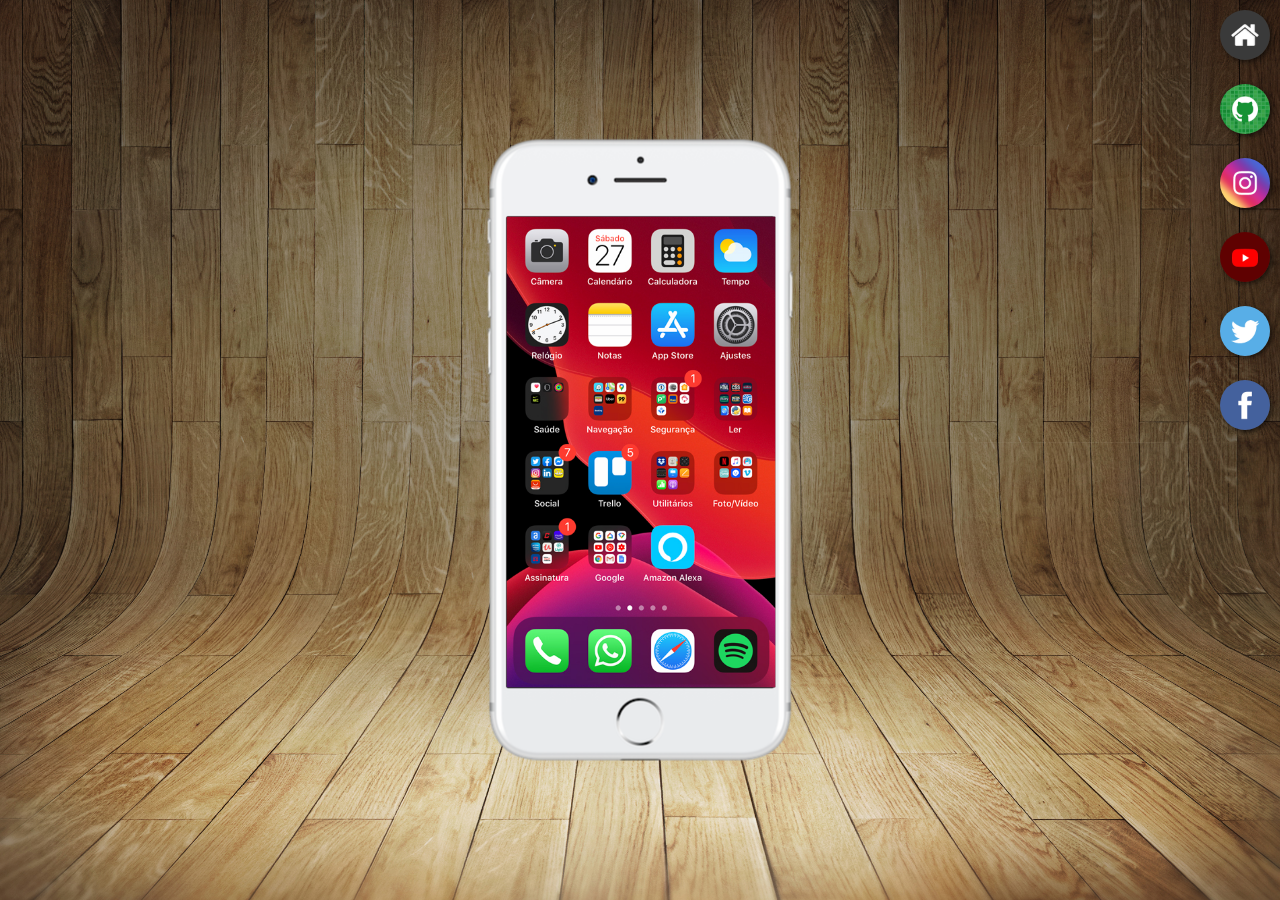
<file: index.html>
<!DOCTYPE html>
<html lang="pt-br">
<head>
    <meta charset="UTF-8">
    <meta name="viewport" content="width=device-width, initial-scale=1.0">
    <title>Projeto Redes Sociais</title>
    <link rel="stylesheet" href="estilo/style.css">
</head>
<body>
    <main>
        <section id="tel">
            <iframe src="home.html" name="tela" id="tela" frameborder="0"></iframe>
        </section>
        <section id="soc">
            <a href="home.html" target="tela"><img src="imagens/logo-home.jpg" alt="Home"></a><br>
            <a href="github.html" target="tela"><img src="imagens/logo-github.jpg" alt="GitHub"></a><br>
            <a href="#" target="tela"><img src="imagens/logo-instagram.jpg" alt="Instagram"></a><br>
            <a href="youtube.html" target="tela"><img src="imagens/logo-youtube.jpg" alt="Youtube"></a><br>
            <a href="#" target="tela"><img src="imagens/logo-twitter.jpg" alt="Twitter"></a><br>
            <a href="#" target="tela"><img src="imagens/logo-facebook.jpg" alt="Facebook"></a>
        </section>
    </main>
</body>
</html>
</file>
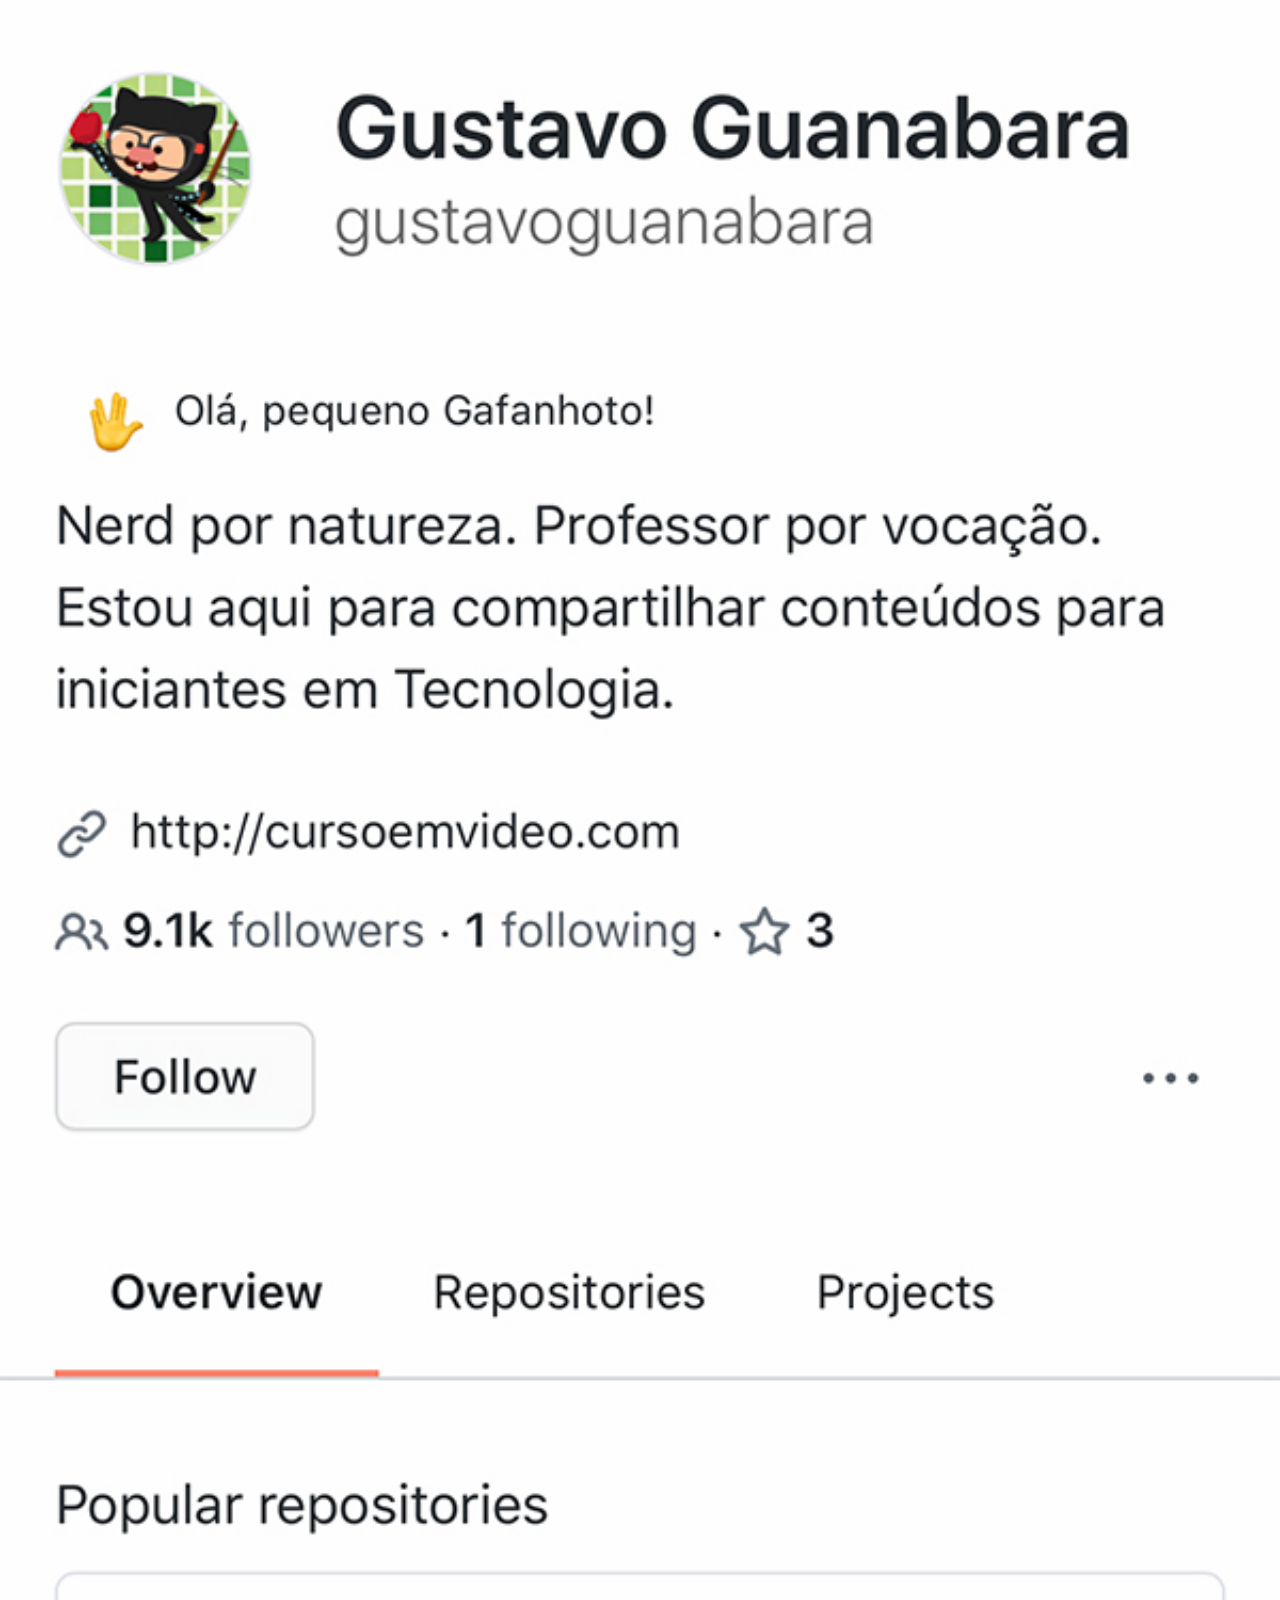
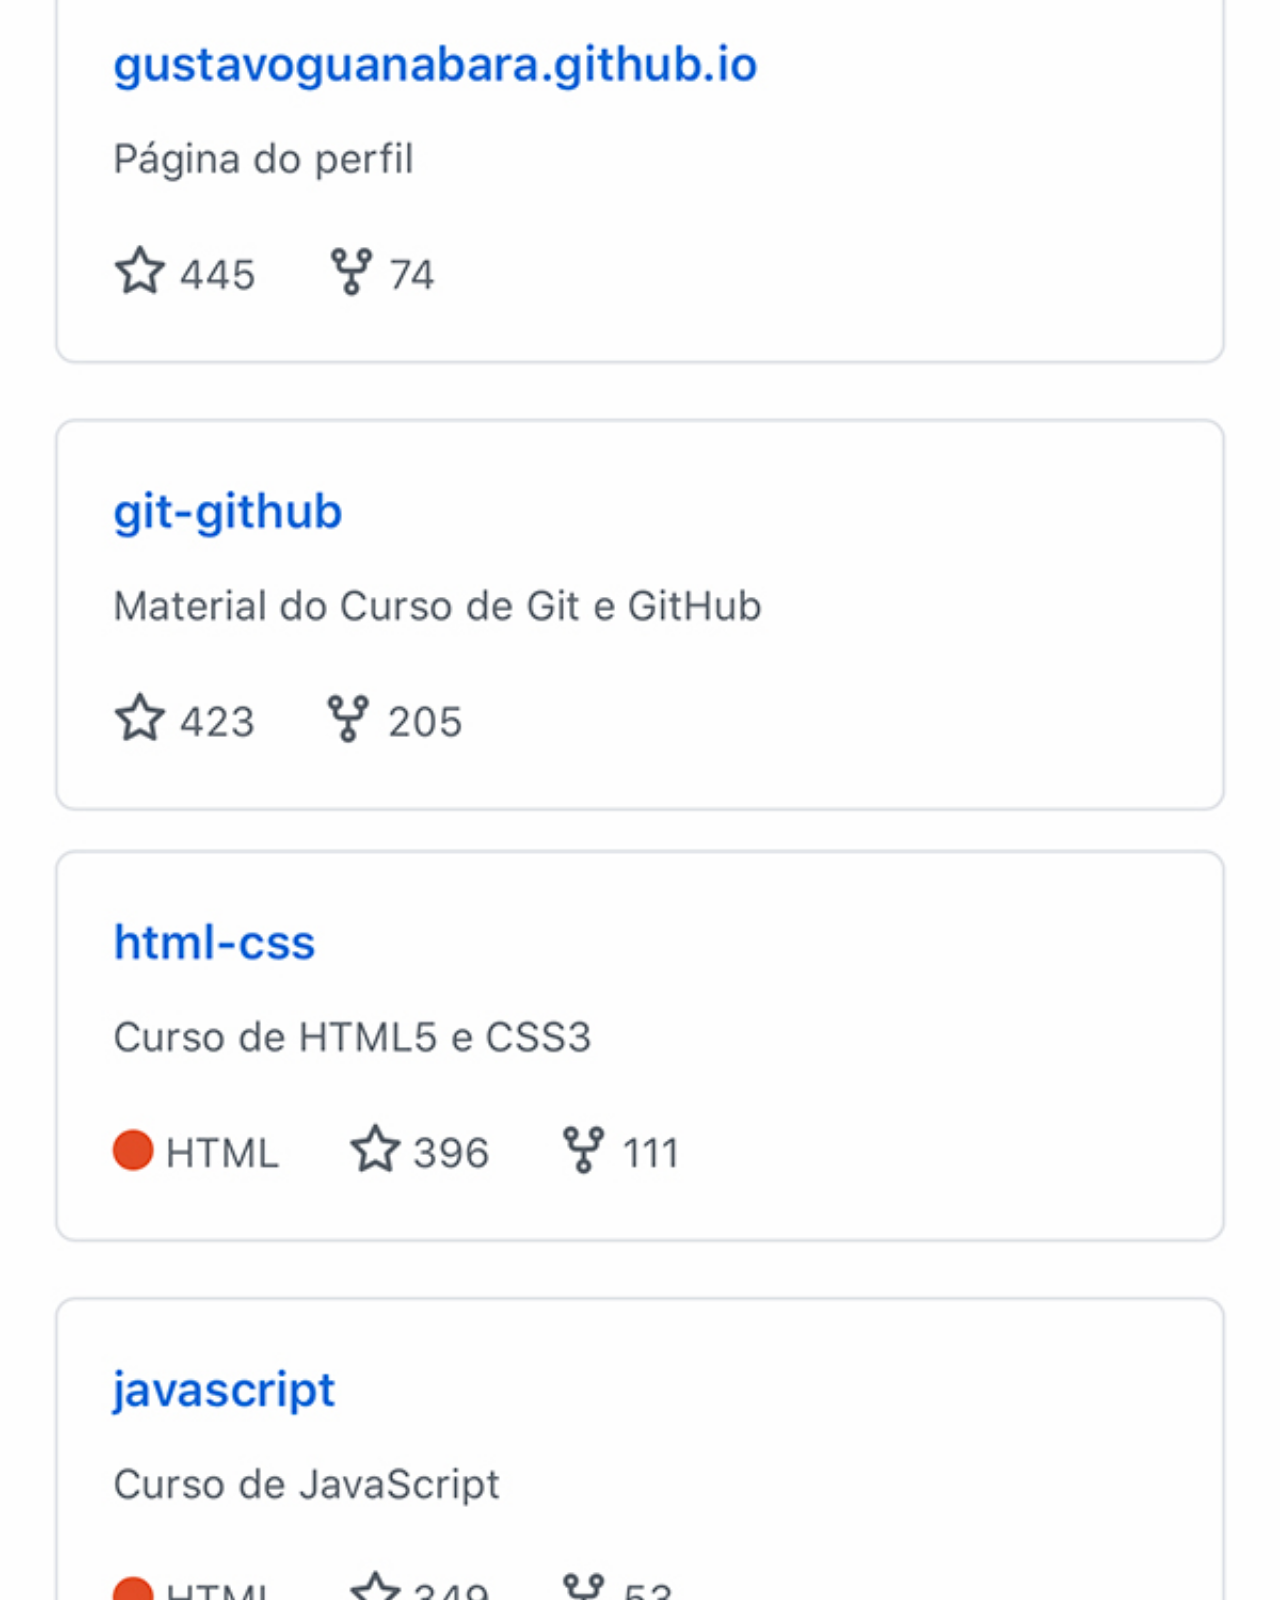
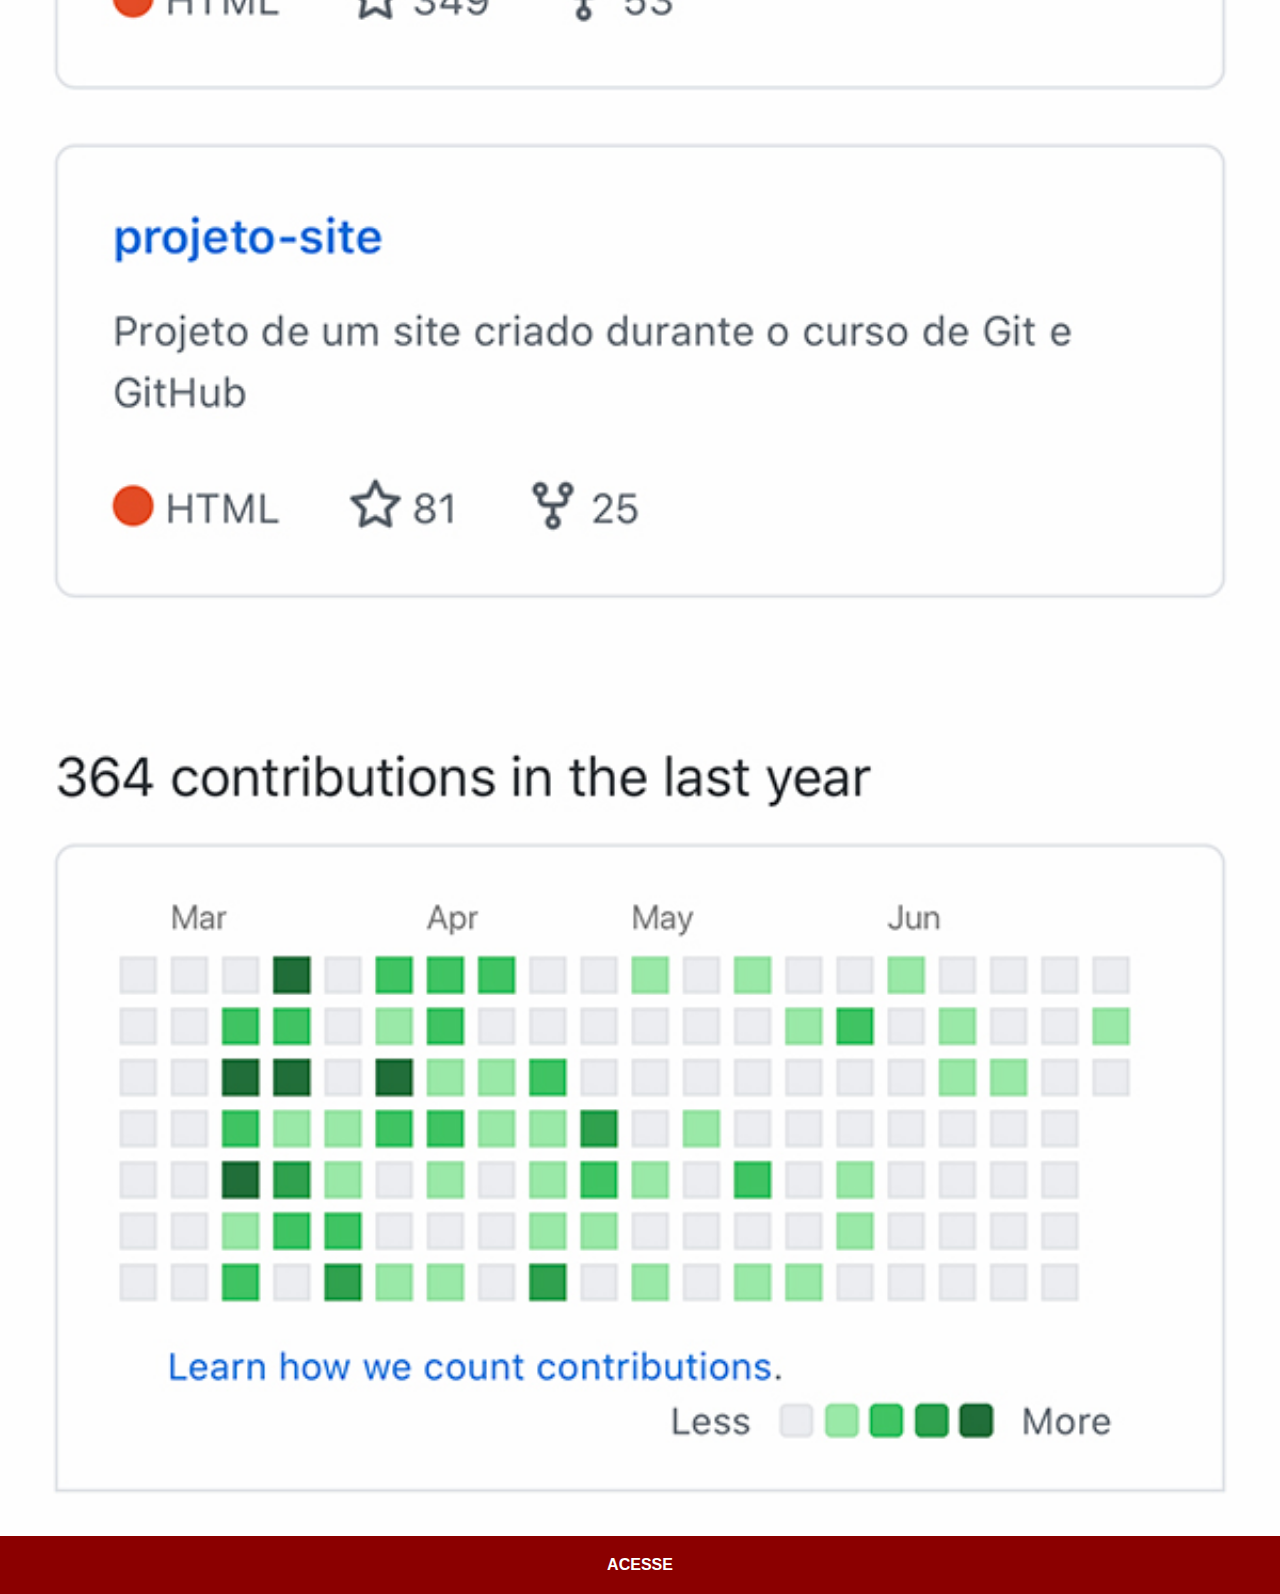
<file: github.html>
<!DOCTYPE html>
<html lang="en">
<head>
    <meta charset="UTF-8">
    <meta name="viewport" content="width=device-width, initial-scale=1.0">
    <title>GitHub</title>
    <link rel="stylesheet" href="estilo/soc.css">
</head>
<body>
    <img src="imagens/tela-github.jpg" alt="GitHub">
    <a href="http://github.com/gustavoguanabara/" target="_blank">ACESSE</a>
</body>
</html>
</file>
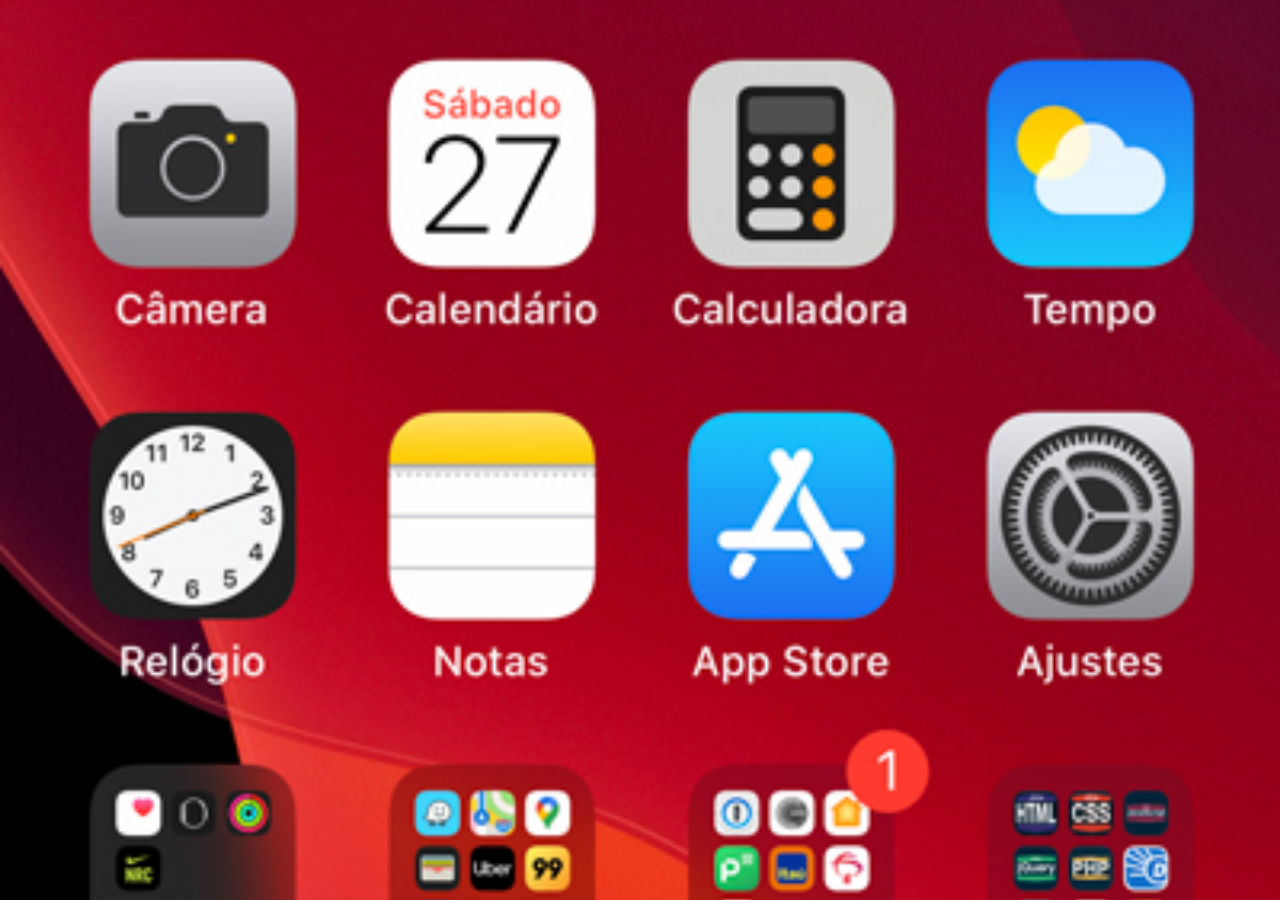
<file: home.html>
<!DOCTYPE html>
<html lang="pt-br">
<head>
    <meta charset="UTF-8">
    <meta name="viewport" content="width=device-width, initial-scale=1.0">
    <title>Home</title>
    <style>
        *{
            margin: 0px;
            padding: 0px;
        }
        
        body{
            width: 100vw;
            height: 100vh;
            background: black url('imagens/tela-home.jpg') no-repeat top center;
            background-size: cover;
        }
    </style>
</head>
<body>
    
</body>
</html>
</file>
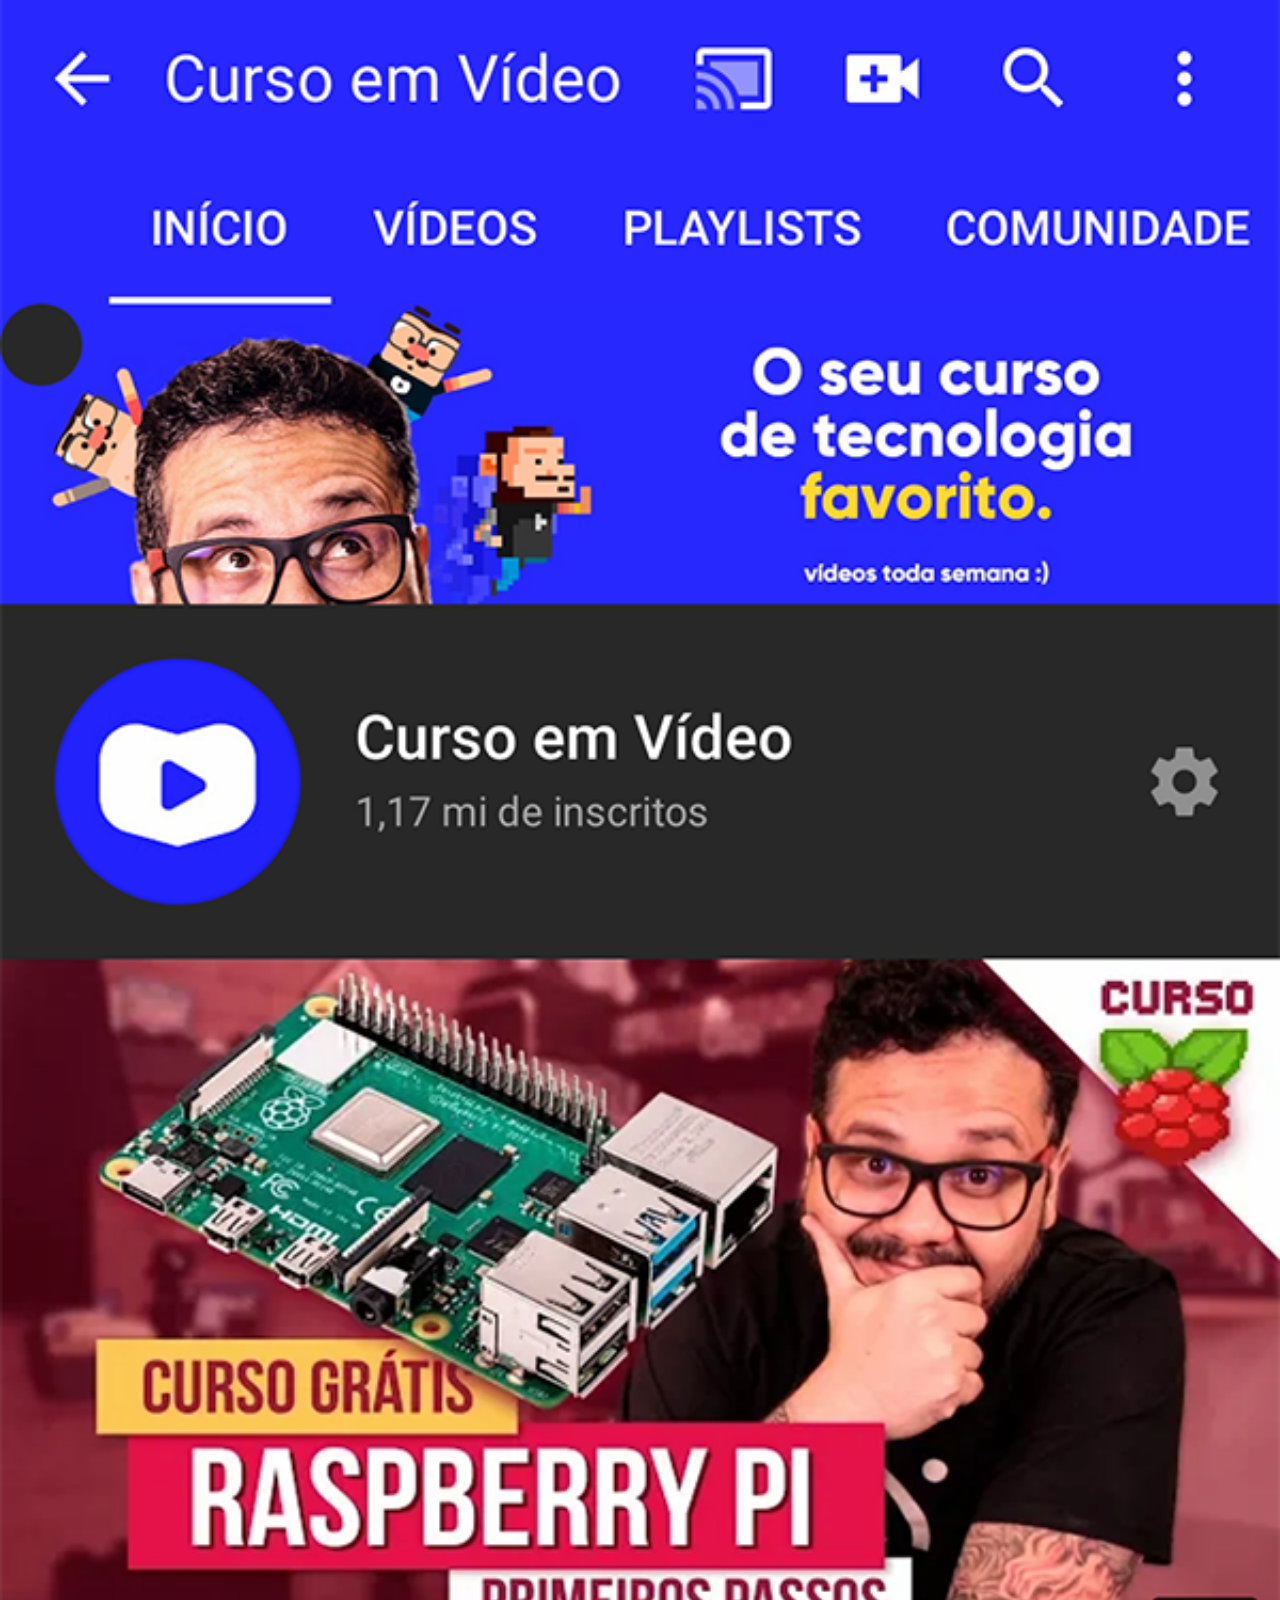
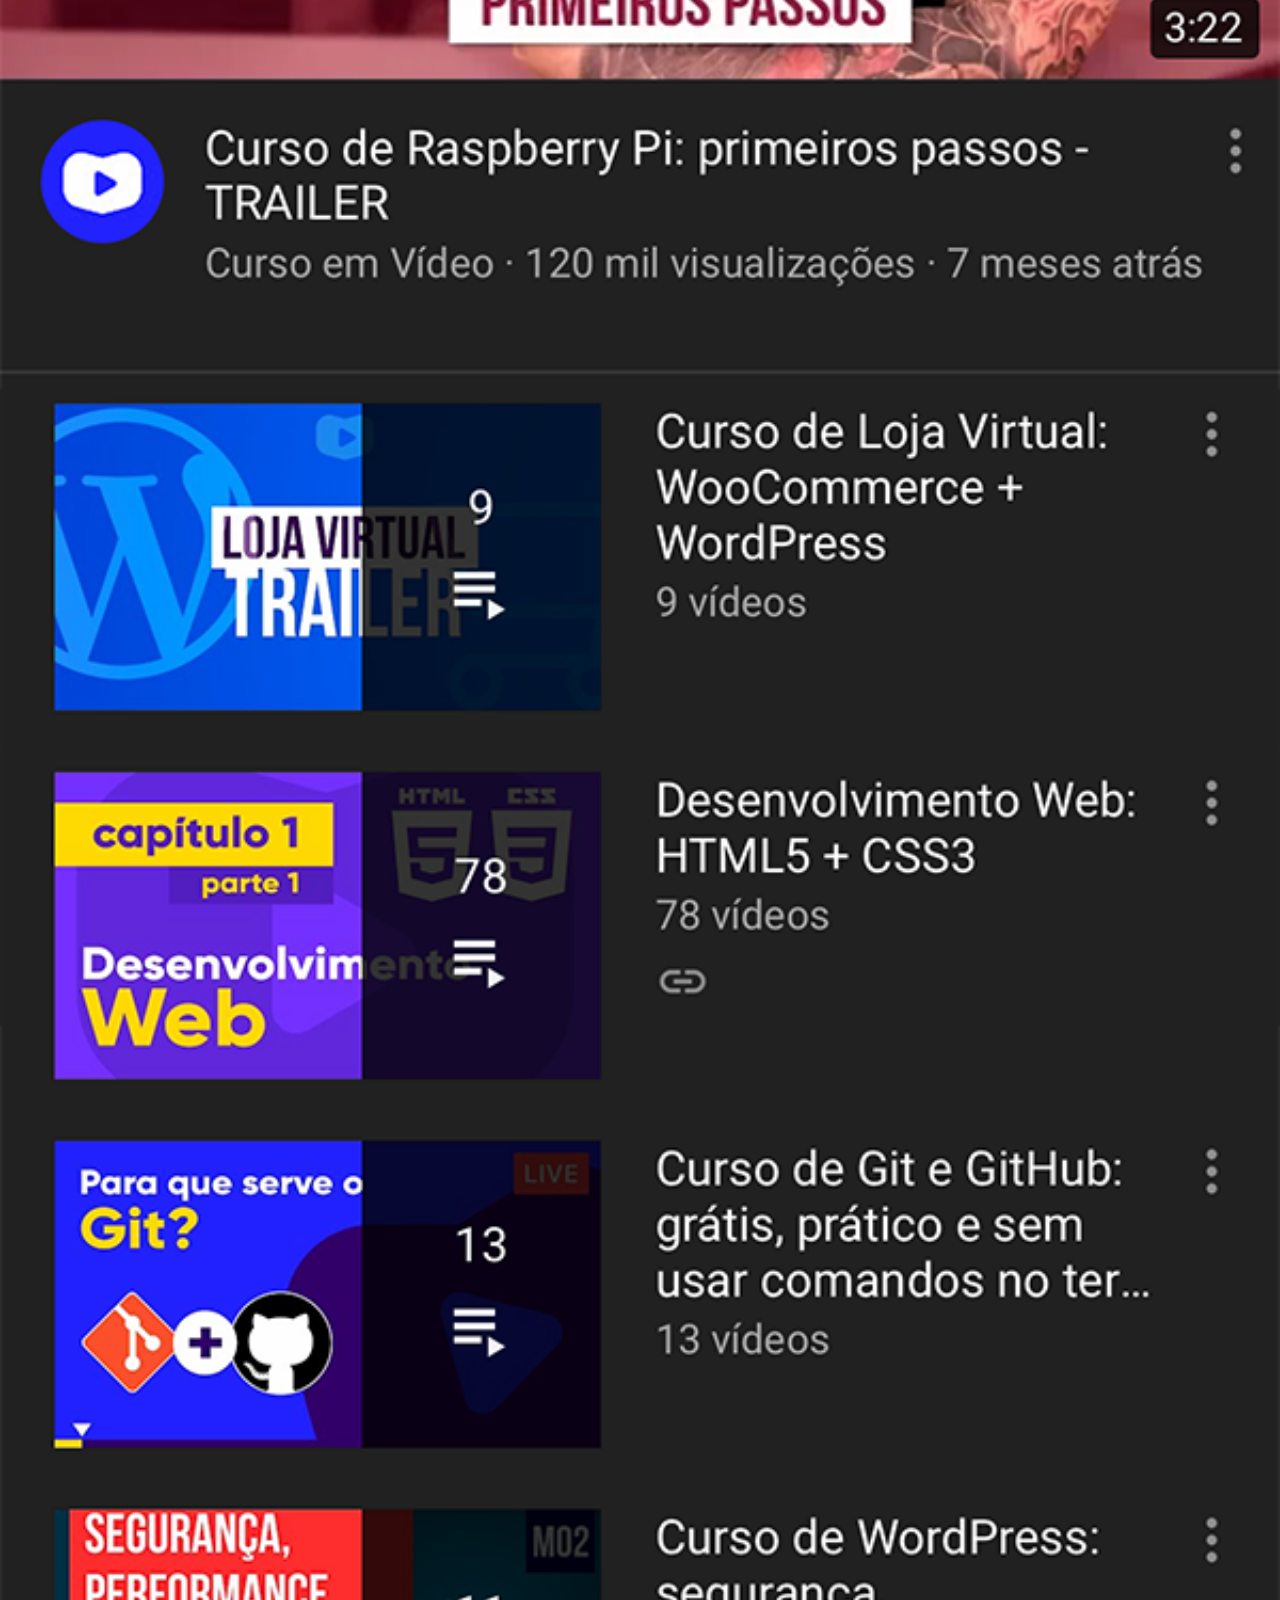
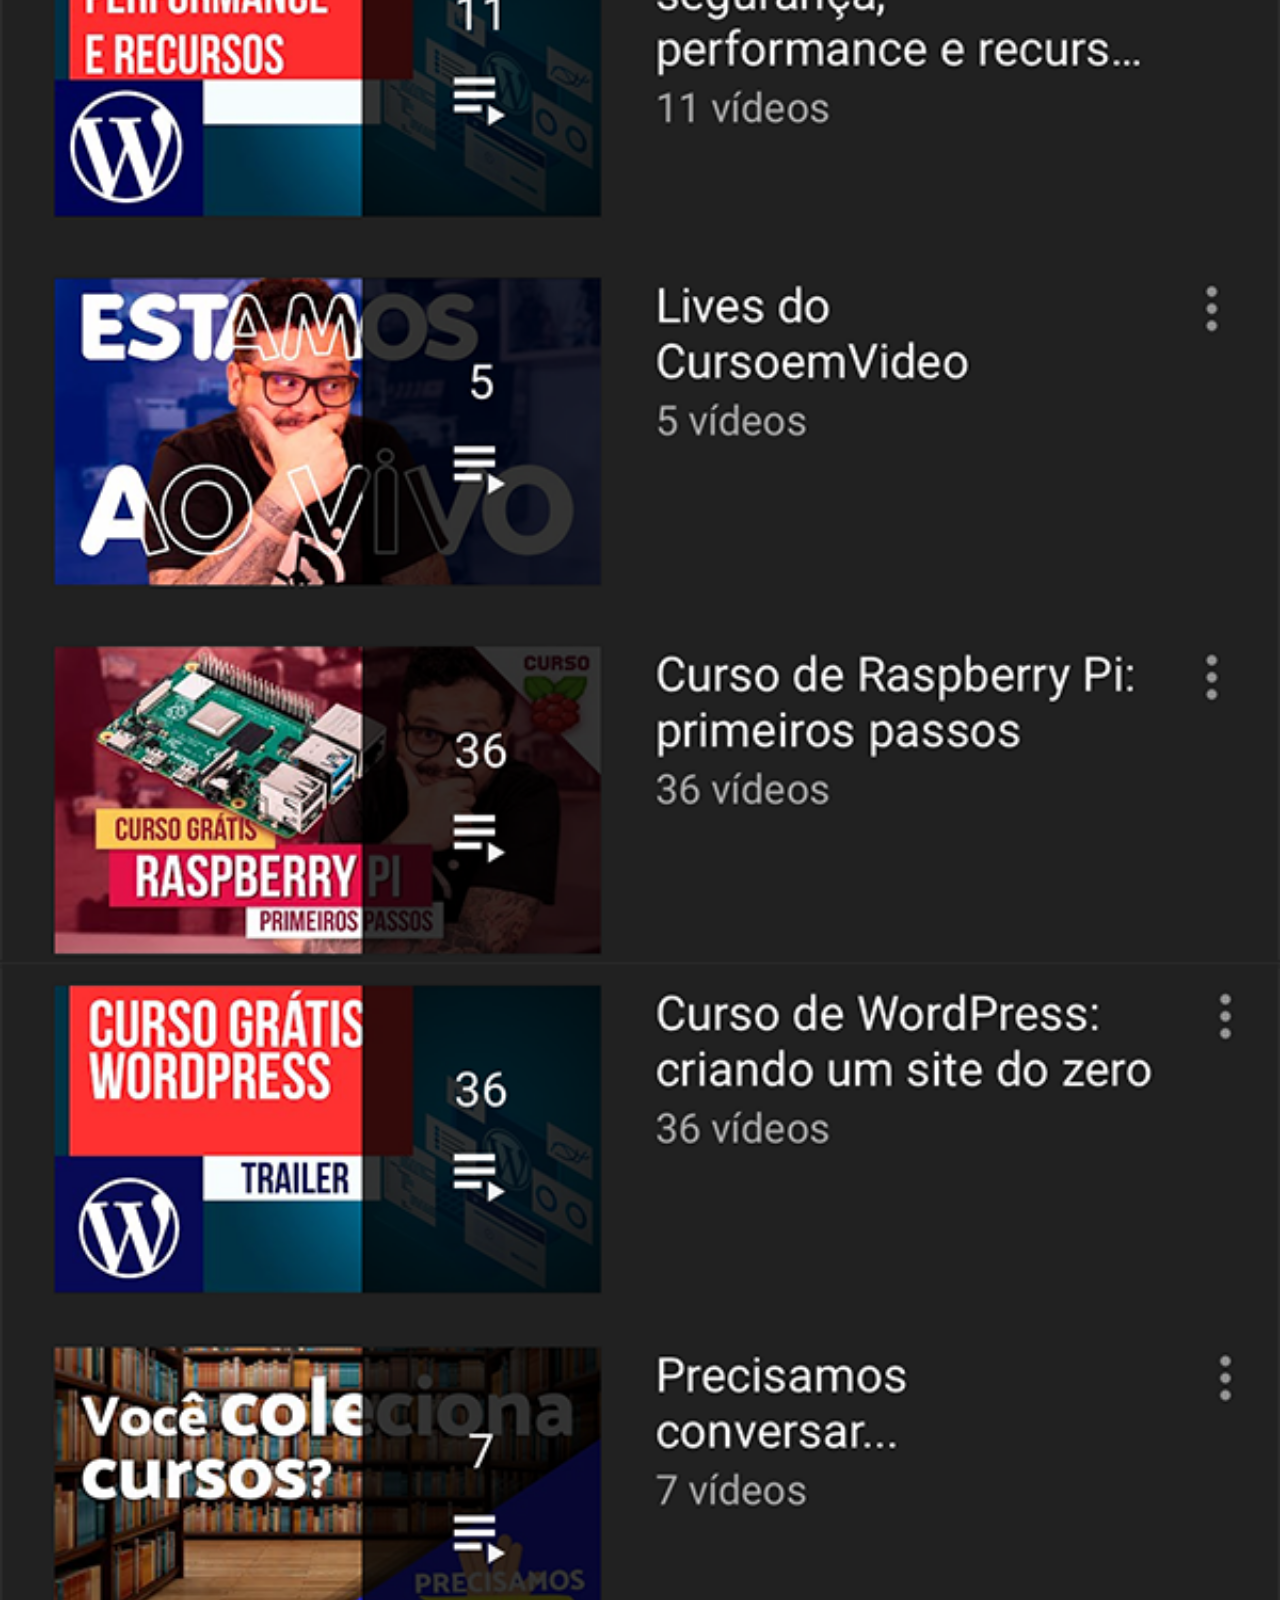
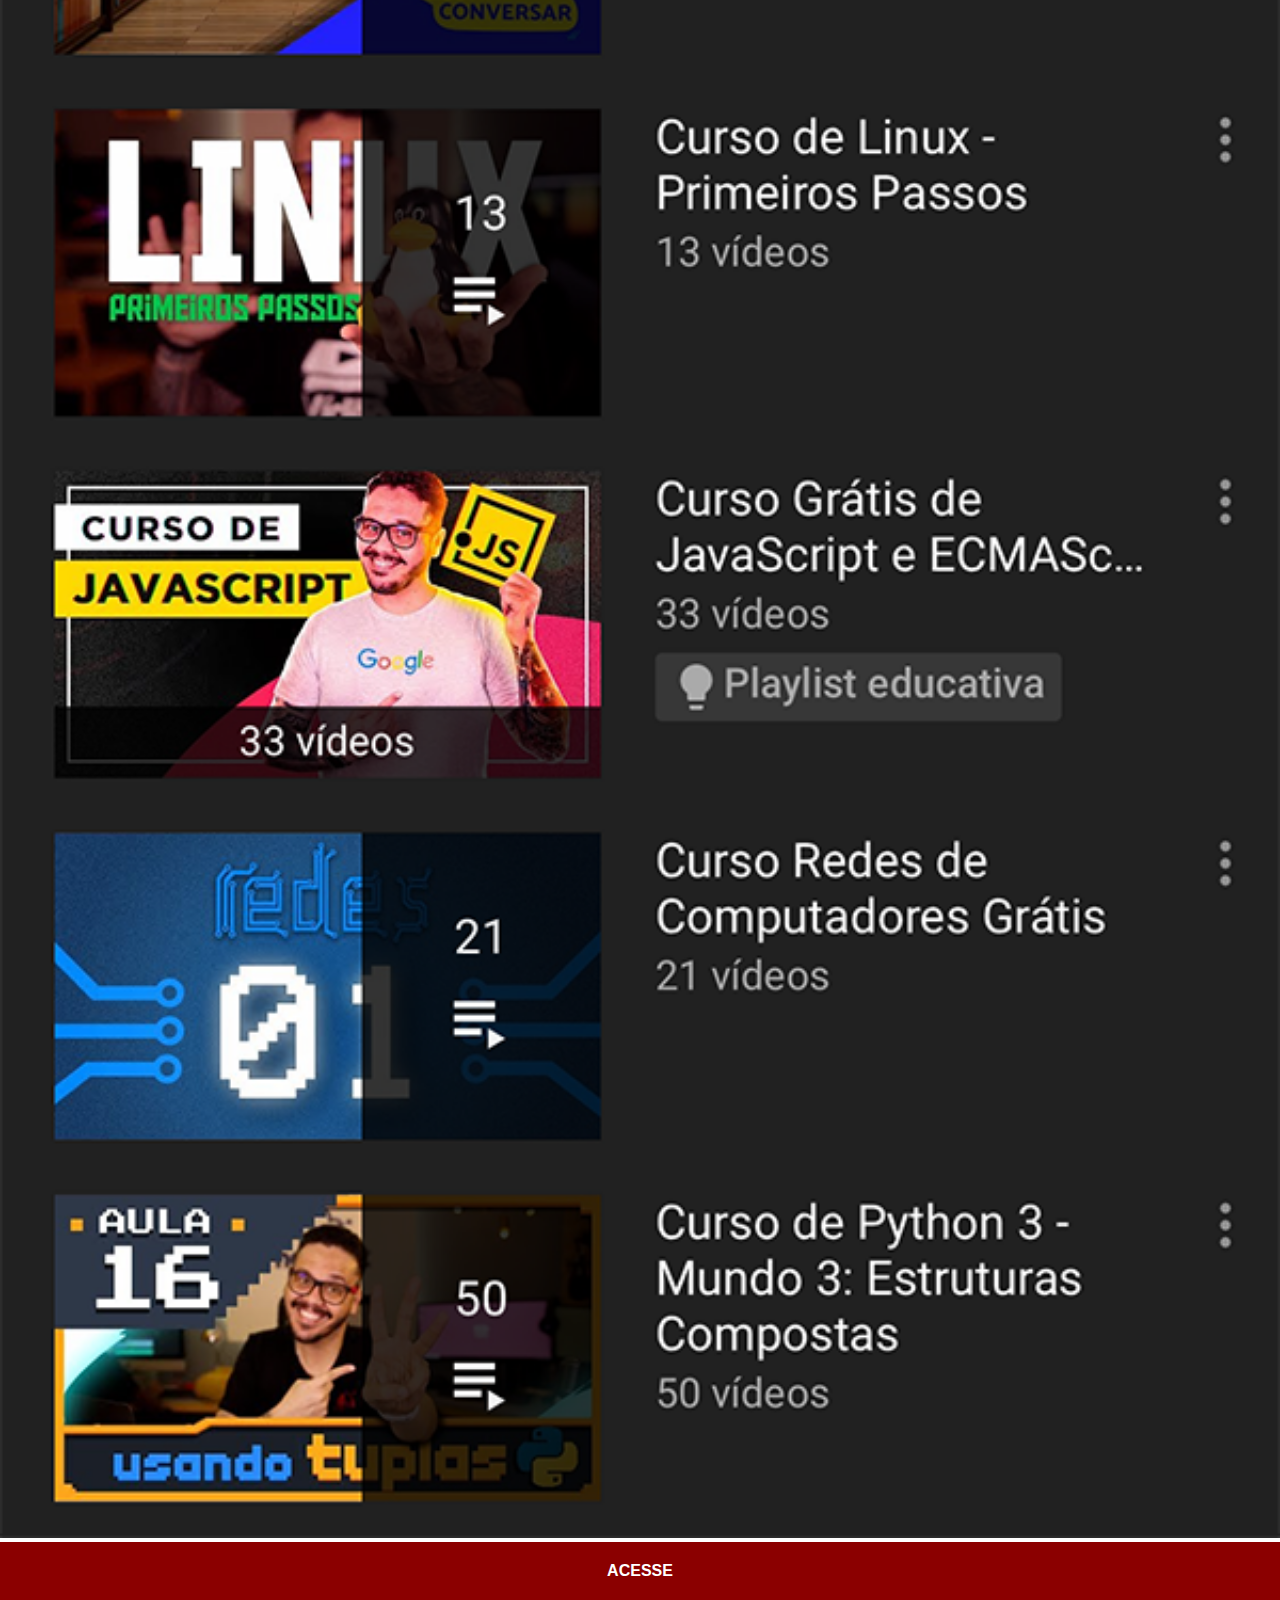
<file: youtube.html>
<!DOCTYPE html>
<html lang="en">
<head>
    <meta charset="UTF-8">
    <meta name="viewport" content="width=device-width, initial-scale=1.0">
    <title>Youtube</title>
    <link rel="stylesheet" href="estilo/soc.css">
</head>
<body>
    <img src="imagens/tela-youtube.png" alt="Youtube">
    <a href="">ACESSE</a>
</body>
</html>
</file>
<file: estilo/style.css>
@charset "UTF-8";

*{
    margin: 0px;
    padding: 0px;
    font-family: Arial, Helvetica, sans-serif;
}

    html, body{
        height: 100vh;
        width: 100vw;
        background-color: black;
    }

    body{
        background: url(../imagens/fundo-madeira.jpg)no-repeat top center;
        background-size: cover;
        background-attachment: fixed;
    }

    main{
        position: relative;
        height: 100vh;
        position: relative;
    }
    
    section#tel{
        position: absolute;
        top: 50%;
        left: 50%;
        transform: translate(-50%, -50%);

        height: 627px;
        width: 311px;
        background: url('../imagens/frame-iphone.png')no-repeat;
    }

    iframe#tela{
        position: relative;
        top: 80px;
        left: 22px;
        width: 269px;
        height: 471px;
    }

    section#soc{
        text-align: right;
    }

    section#soc img{
        width: 50px;
        margin: 10px;
        border-radius: 50%;
        box-shadow: 2px 2px 5px rgba(0, 0, 0, 0.582);
        box-sizing: border-box;
    }

    section#soc img:hover{
        border: 2px solid rgba(255, 255, 255, 0.699);
        transform: translate(-3px, -3px);
        box-shadow: 5px 5px 10px rgba(0, 0, 0, 0.61);
    }
</file>
<file: estilo/soc.css>
@charset "UTF-8";

       *{
        margin: 0px;
        padding: 0px;
        font-family: Arial, Helvetica, sans-serif;
       }
       
       ::-webkit-scrollbar{
            width: 0px;
            height: 0px;
       }

       img{
        width: 100vw;
        }

        a{
            display: block;
            background-color: darkred;
            color: white;
            padding: 20px;
            text-align: center;
            font-weight: bolder;
            text-decoration: none;
        }
</file>
